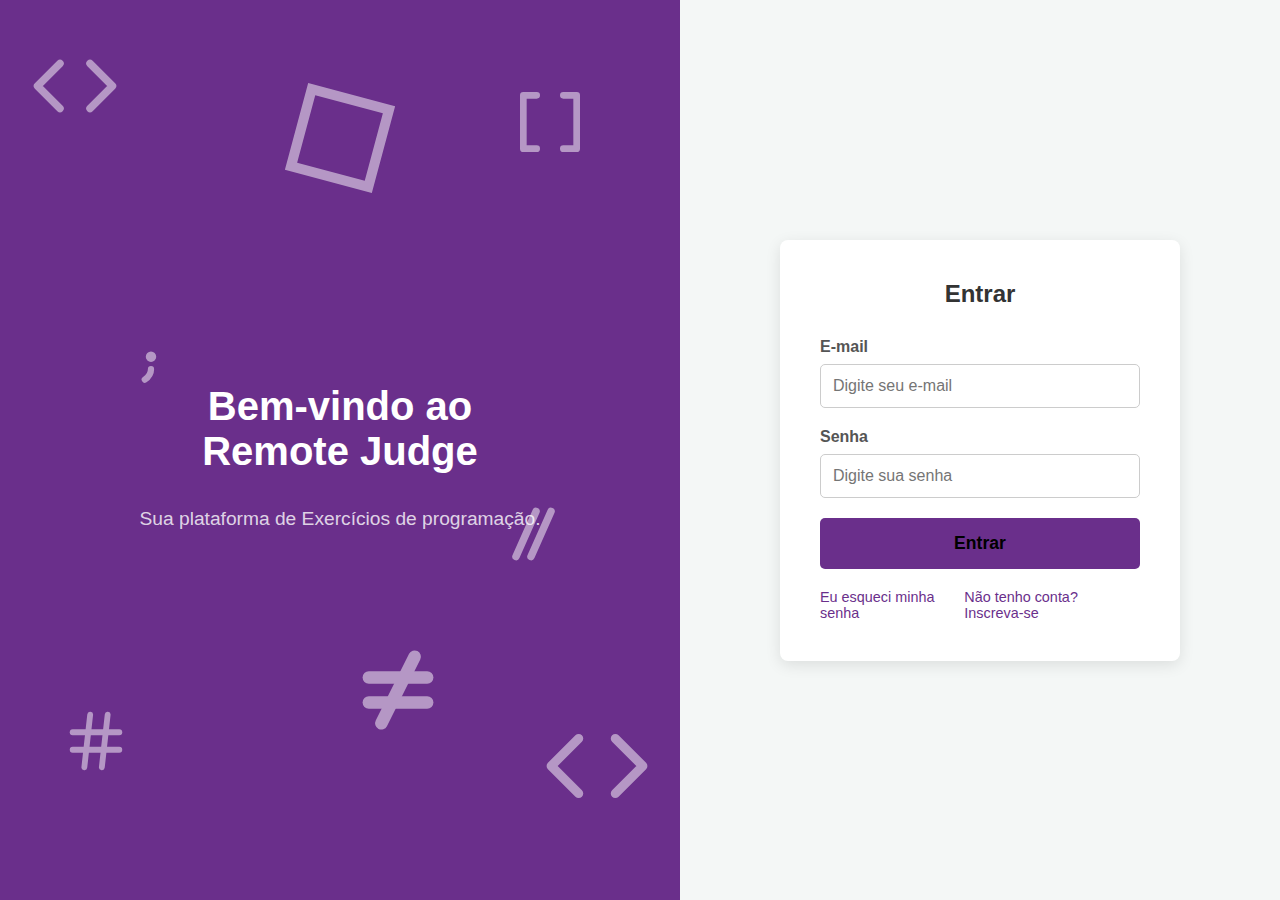
<file: index.html>
<!DOCTYPE html>
<html lang="pt-br">
<head>
    <meta charset="UTF-8">
    <meta name="viewport" content="width=device-width, initial-scale=1.0">
    <title>Login - Remote Judge</title>
    <link rel="stylesheet" href="css/style.css">
</head>
<body>
    <div class="page-container">
        
        <div class="left-panel">
            <h2>Bem-vindo ao<br>Remote Judge</h2>
            <p>Sua plataforma de Exercícios de programação.</p>
        </div>

        <div class="right-panel">
            <main class="login-container">
                <form class="login-form" action="dashboard.html" method="GET">
                    <h2>Entrar</h2>
                    
                    <div class="input-group">
                        <label for="email">E-mail</label>
                        <input type="email" id="email" name="email" placeholder="Digite seu e-mail" required>
                    </div>
                    
                    <div class="input-group">
                        <label for="senha">Senha</label>
                        <input type="password" id="senha" name="senha" placeholder="Digite sua senha" required>
                    </div>
                    
                    <button type="submit">Entrar</button>
                    
                    <div class="form-footer">
                        <a href="recuperar-senha.html">Eu esqueci minha senha</a>
                        <a href="cadastro.html">Não tenho conta? Inscreva-se</a>
                    </div>
                </form>
            </main>
        </div>

    </div>
</body>
</html>
</file>
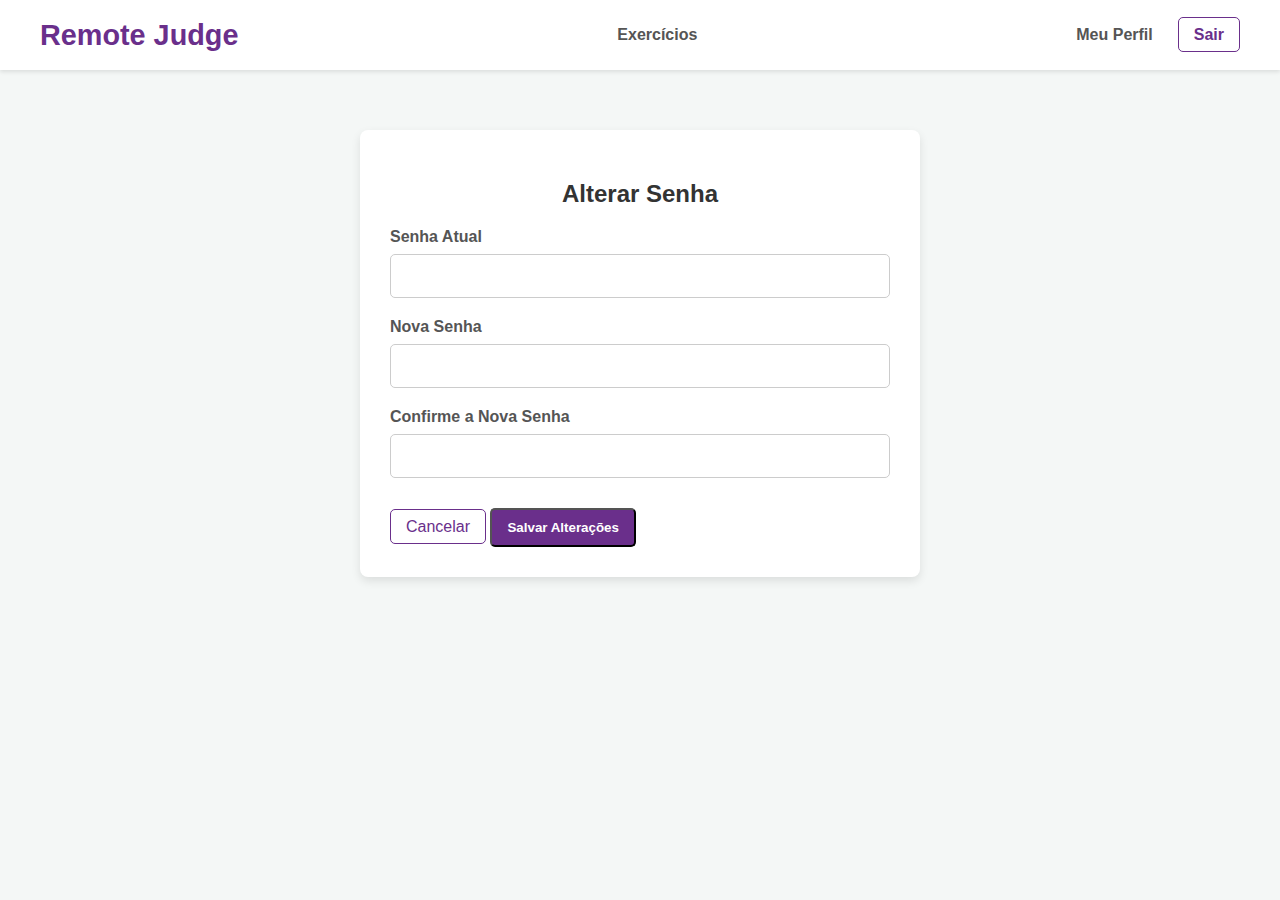
<file: alterar-senha.html>
<!DOCTYPE html>
<html lang="pt-br">
<head>
    <meta charset="UTF-8">
    <meta name="viewport" content="width=device-width, initial-scale=1.0">
    <title>Alterar Senha - Remote Judge</title>
    <link rel="stylesheet" href="css/style.css">
</head>
<body>
    <header>
        <nav>
            <div class="logo">Remote Judge</div>
            <ul class="nav-links">
                <li><a href="dashboard.html">Exercícios</a></li>
            </ul>
            <ul class="user-menu">
                <li><a href="perfil.html">Meu Perfil</a></li>
                <li><a href="index.html" class="logout-btn">Sair</a></li>
            </ul>
        </nav>
    </header>

    <main>
        <div class="main-container">
            <div class="profile-card">
                <h2>Alterar Senha</h2>
                <form action="perfil.html" method="GET" style="text-align: left;">
                    <div class="input-group">
                        <label for="current-password">Senha Atual</label>
                        <input type="password" id="current-password" name="current-password" required>
                    </div>
                    <div class="input-group">
                        <label for="new-password">Nova Senha</label>
                        <input type="password" id="new-password" name="new-password" required>
                    </div>
                    <div class="input-group">
                        <label for="confirm-password">Confirme a Nova Senha</label>
                        <input type="password" id="confirm-password" name="confirm-password" required>
                    </div>
                    <div class="form-actions" style="padding-top: 10px; border-top: none;">
                        <a href="perfil.html" class="btn logout-btn">Cancelar</a>
                        <button type="submit" class="btn btn-primary">Salvar Alterações</button>
                    </div>
                </form>
            </div>
        </div>
    </main>
</body>
</html>
</file>
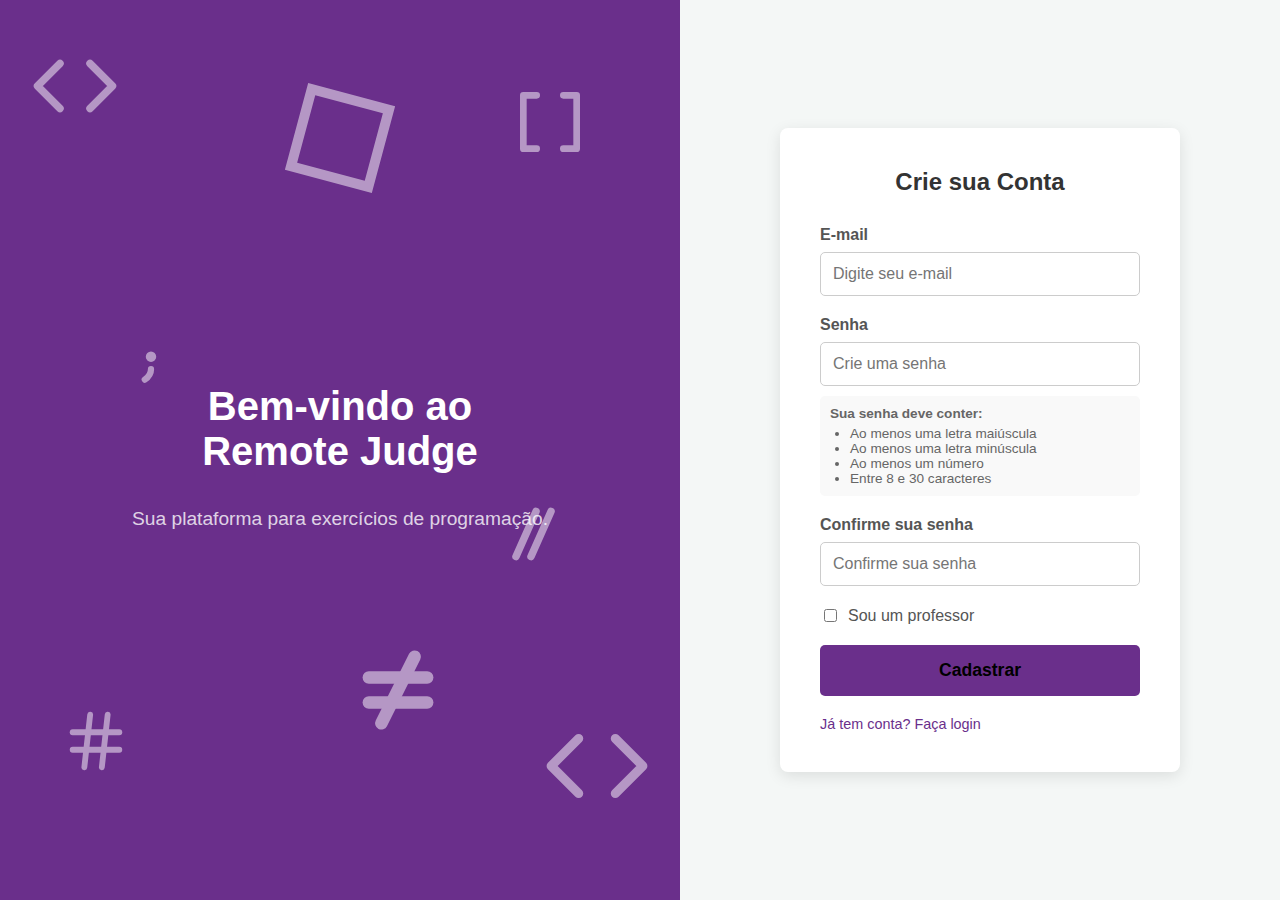
<file: cadastro.html>
<!DOCTYPE html>
<html lang="pt-br">
<head>
    <meta charset="UTF-8">
    <meta name="viewport" content="width=device-width, initial-scale-1.0">
    <title>Cadastro - Remote Judge</title>
    <link rel="stylesheet" href="css/style.css">
</head>
<body>
    <div class="page-container">
        
        <div class="left-panel">
            <h2>Bem-vindo ao<br>Remote Judge</h2>
            <p>Sua plataforma para exercícios de programação.</p>
        </div>

        <div class="right-panel">
            <main class="login-container">
                <form class="login-form" action="dashboard.html" method="GET">
                    <h2>Crie sua Conta</h2>
                    
                    <div class="input-group">
                        <label for="email">E-mail</label>
                        <input type="email" id="email" name="email" placeholder="Digite seu e-mail" required>
                    </div>

                    <div class="input-group">
                        <label for="senha">Senha</label>
                        <input type="password" id="senha" name="senha" placeholder="Crie uma senha" required>
                    </div>

                    <div class="password-rules">
                        <p>Sua senha deve conter:</p>
                        <ul>
                            <li>Ao menos uma letra maiúscula</li>
                            <li>Ao menos uma letra minúscula</li>
                            <li>Ao menos um número</li>
                            <li>Entre 8 e 30 caracteres</li>
                        </ul>
                    </div>

                    <div class="input-group">
                        <label for="confirm-senha">Confirme sua senha</label>
                        <input type="password" id="confirm-senha" name="confirm-senha" placeholder="Confirme sua senha" required>
                    </div>
                    
                    <div class="input-group-checkbox">
                        <input type="checkbox" id="isProfessor" name="isProfessor">
                        <label for="isProfessor"> Sou um professor</label>
                    </div>

                    <button type="submit">Cadastrar</button>
                    
                    <div class="form-footer">
                        <a href="index.html">Já tem conta? Faça login</a>
                    </div>
                </form>
            </main>
        </div>

    </div>
</body>
</html>
</file>
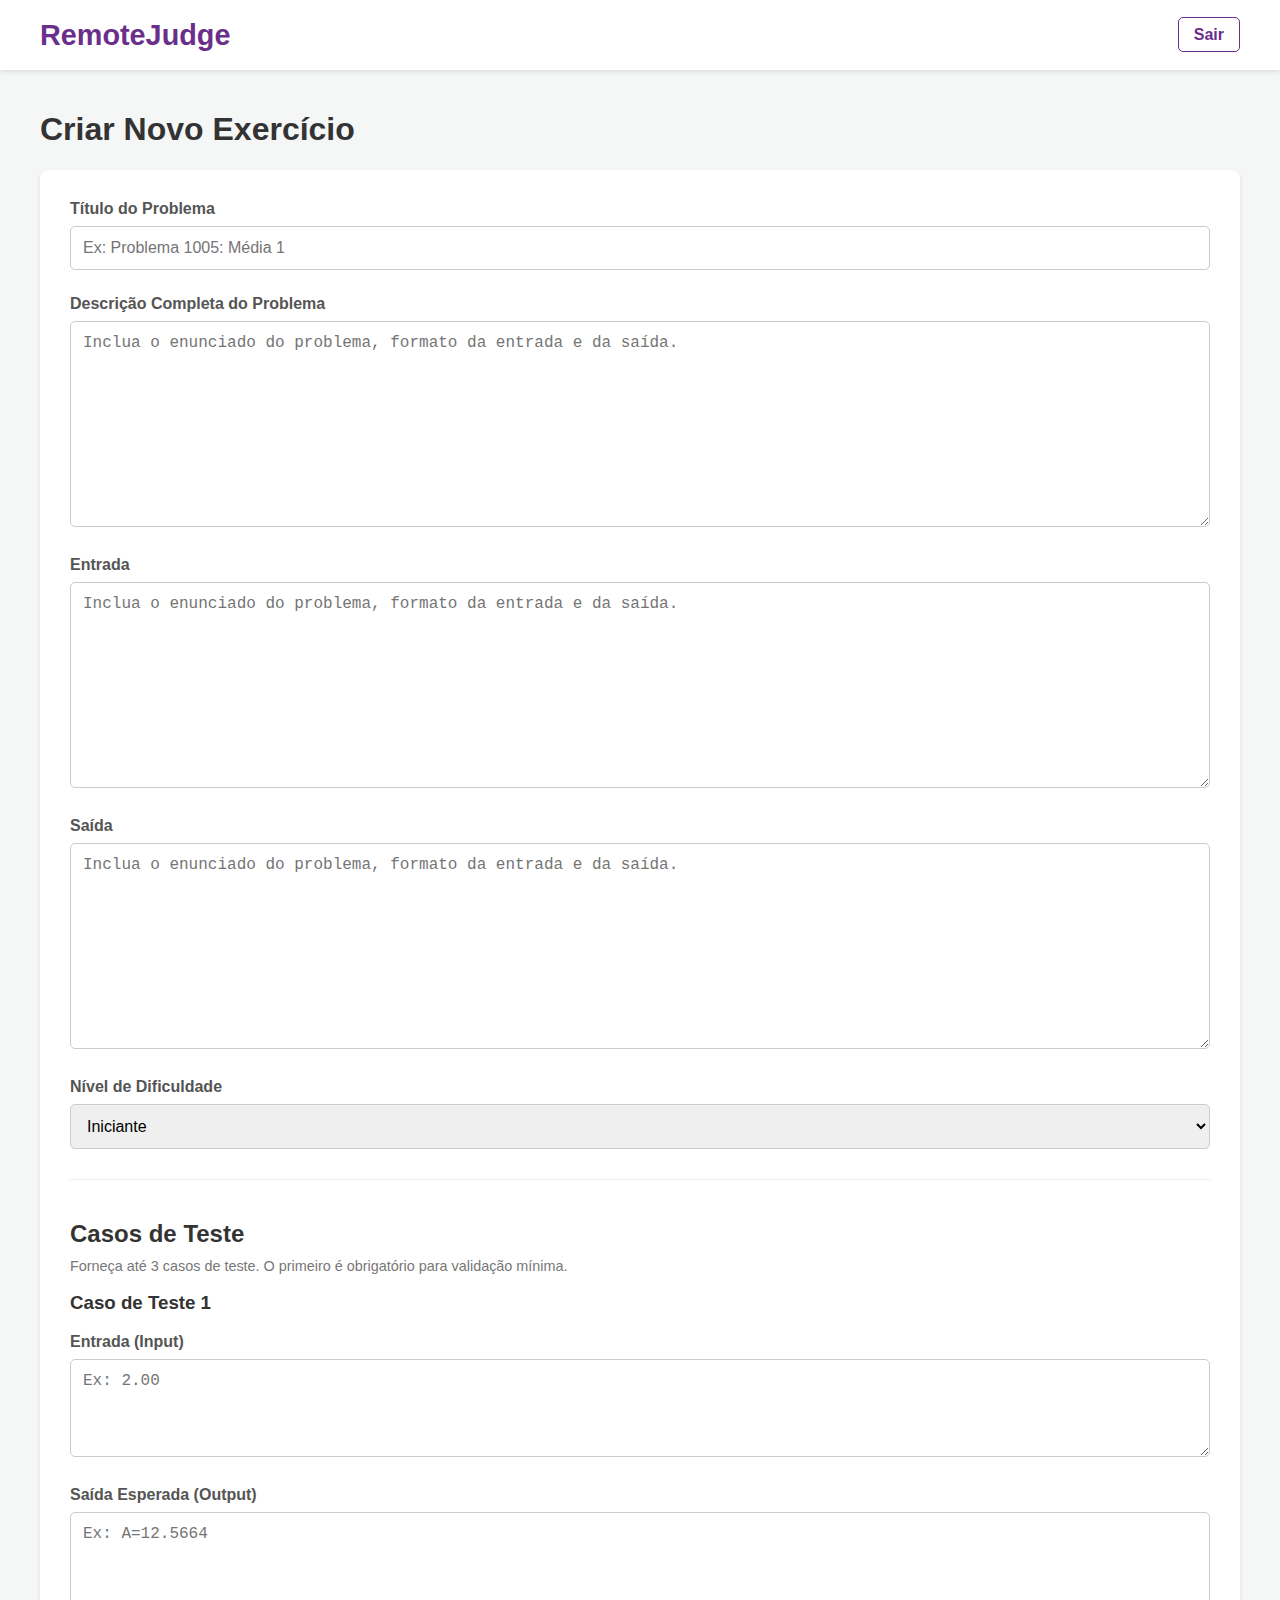
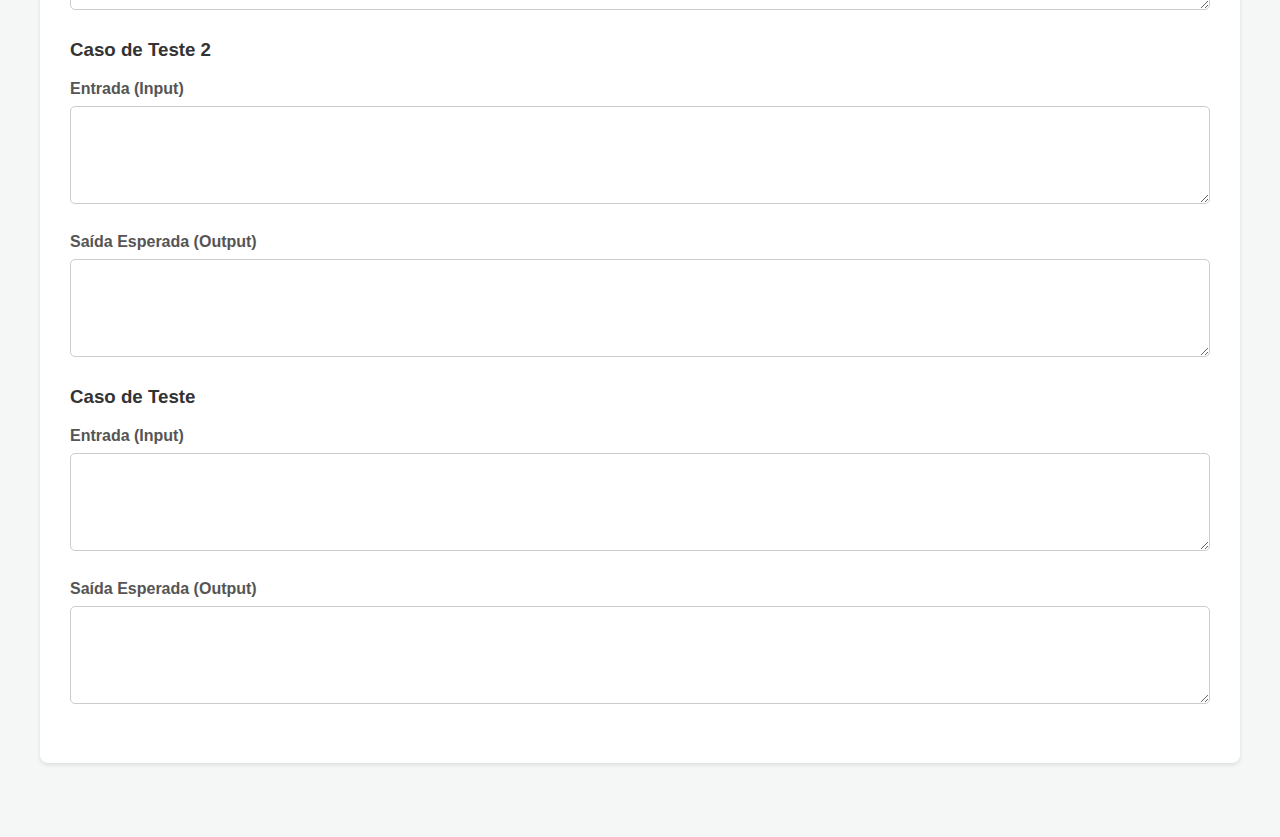
<file: criar_exercicio.html>
<!DOCTYPE html>
<html lang="pt-br">
<head>
    <meta charset="UTF-8">
    <meta name="viewport" content="width=device-width, initial-scale=1.0">
    <title>Criar Novo Exercício - RemoteJudge</title>
    <link rel="stylesheet" href="css/professor.css">
</head>
<body>
    <header>
        <nav>
            <div class="logo">RemoteJudge</div>
            <ul>
                <li><a href="index.html" class="logout-btn">Sair</a></li>
            </ul>
        </nav>
    </header>

    <main>
        <div class="main-container">
            <h1>Criar Novo Exercício</h1>

            <form class="exercise-form">
                <div class="form-group">
                    <label for="title">Título do Problema</label>
                    <input type="text" id="title" name="title" placeholder="Ex: Problema 1005: Média 1" required>
                </div>

                <div class="form-group">
                    <label for="description">Descrição Completa do Problema</label>
                    <textarea id="description" name="description" rows="10" placeholder="Inclua o enunciado do problema, formato da entrada e da saída." required></textarea>
                </div>

                                <div class="form-group">
                    <label for="description">Entrada</label>
                    <textarea id="description" name="description" rows="10" placeholder="Inclua o enunciado do problema, formato da entrada e da saída." required></textarea>
                </div>

                 <div class="form-group">
                    <label for="description">Saída</label>
                    <textarea id="description" name="description" rows="10" placeholder="Inclua o enunciado do problema, formato da entrada e da saída." required></textarea>
                </div>

                <div class="form-group">
                    <label for="difficulty">Nível de Dificuldade</label>
                    <select id="difficulty" name="difficulty">
                        <option value="iniciante">Iniciante</option>
                        <option value="intermediario">Intermediário</option>
                        <option value="avancado">Avançado</option>
                    </select>
                </div>

                <div class="test-case-section">
                    <h2>Casos de Teste</h2>
                    <p>Forneça até 3 casos de teste. O primeiro é obrigatório para validação mínima.</p>
                    
                    <div class="test-case-box">
                        <h3>Caso de Teste 1</h3>
                        <div class="form-group">
                            <label for="test-input-1">Entrada (Input)</label>
                            <textarea id="test-input-1" name="test-input-1" rows="4" placeholder="Ex: 2.00" required></textarea>
                        </div>
                        <div class="form-group">
                            <label for="test-output-1">Saída Esperada (Output)</label>
                            <textarea id="test-output-1" name="test-output-1" rows="4" placeholder="Ex: A=12.5664" required></textarea>
                        </div>
                    </div>

                    <div class="test-case-box">
                        <h3>Caso de Teste 2</h3>
                        <div class="form-group">
                            <label for="test-input-2">Entrada (Input)</label>
                            <textarea id="test-input-2" name="test-input-2" rows="4"></textarea>
                        </div>
                        <div class="form-group">
                            <label for="test-output-2">Saída Esperada (Output)</label>
                            <textarea id="test-output-2" name="test-output-2" rows="4"></textarea>
                        </div>
                    </div>

                    <div class="test-case-box">
                        <h3>Caso de Teste</h3>
                        <div class="form-group">
                            <label for="test-input-3">Entrada (Input)</label>
                            <textarea id="test-input-3" name="test-input-3" rows="4"></textarea>
                        </div>
                        <div class="form-group">
                            <label for="test-output-3">Saída Esperada (Output)</label>
                            <textarea id="test-output-3" name="test-output-3" rows="4"></textarea>
                        </div>
                    </div>
                </div>
            </form>
        </div>
    </main>
</body>
</html>
</file>
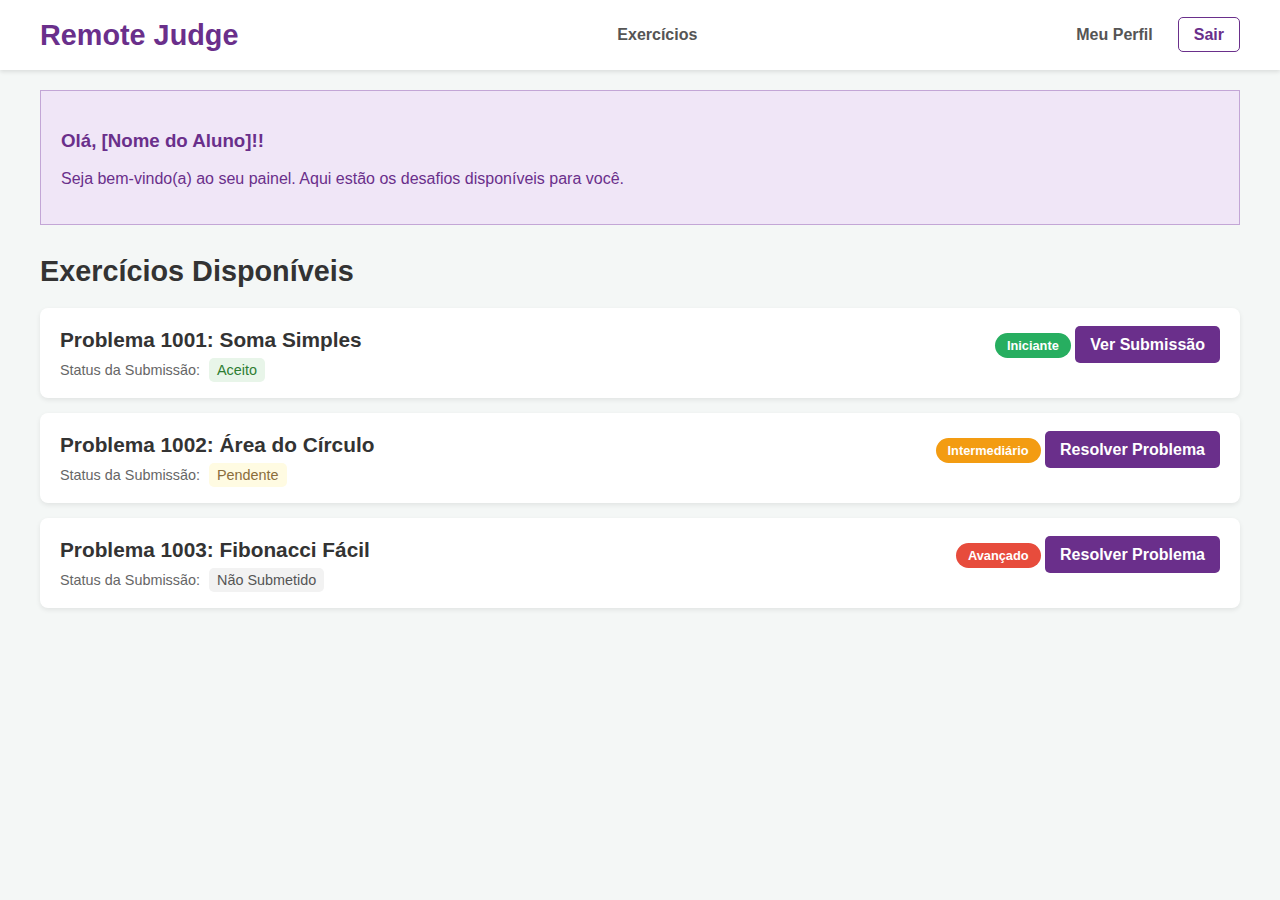
<file: dashboard.html>
<!DOCTYPE html>
<html lang="pt-br">
<head>
    <meta charset="UTF-8">
    <meta name="viewport" content="width=device-width, initial-scale=1.0">
    <title>Dashboard - Remote Judge</title>
    <link rel="stylesheet" href="css/style.css">
</head>
<body>
    <header>
        <nav>
            <div class="logo">Remote Judge</div>
            <ul class="nav-links">
                <li><a href="#">Exercícios</a></li>
            </ul>
            <ul class="user-menu">
                <li><a href="perfil.html">Meu Perfil</a></li>
                <li><a href="index.html" class="logout-btn">Sair</a></li>
            </ul>
        </nav>
    </header>

    <main>
        <div class="main-container">
            <div class="welcome-banner">
                <h3>Olá, [Nome do Aluno]!!</h3>
                <p>Seja bem-vindo(a) ao seu painel. Aqui estão os desafios disponíveis para você.</p>
            </div>

            <div class="exercise-list-header">
                <h2>Exercícios Disponíveis</h2>
            </div>
            
            <div class="exercise-list">
                <div class="exercise-item">
                    <div class="exercise-info">
                        <h3>Problema 1001: Soma Simples</h3>
                        <div class="status-wrapper">
                            <span>Status da Submissão:</span>
                            <span class="status-tag accepted">Aceito</span>
                        </div>
                    </div>
                    <div class="exercise-details">
                        <span class="difficulty-tag easy">Iniciante</span>
                        <a href="problema.html" class="btn btn-primary">Ver Submissão</a>
                    </div>
                </div>
                <div class="exercise-item">
                    <div class="exercise-info">
                        <h3>Problema 1002: Área do Círculo</h3>
                        <div class="status-wrapper">
                            <span>Status da Submissão:</span>
                            <span class="status-tag pending">Pendente</span>
                        </div>
                    </div>
                    <div class="exercise-details">
                        <span class="difficulty-tag medium">Intermediário</span>
                        <a href="problema.html" class="btn btn-primary">Resolver Problema</a>
                    </div>
                </div>
                <div class="exercise-item">
                    <div class="exercise-info">
                        <h3>Problema 1003: Fibonacci Fácil</h3>
                        <div class="status-wrapper">
                            <span>Status da Submissão:</span>
                            <span class="status-tag not-submitted">Não Submetido</span>
                        </div>
                    </div>
                    <div class="exercise-details">
                        <span class="difficulty-tag hard">Avançado</span>
                        <a href="problema.html" class="btn btn-primary">Resolver Problema</a>
                    </div>
                </div>
            </div>
        </div>
    </main>
</body>
</html>
</file>
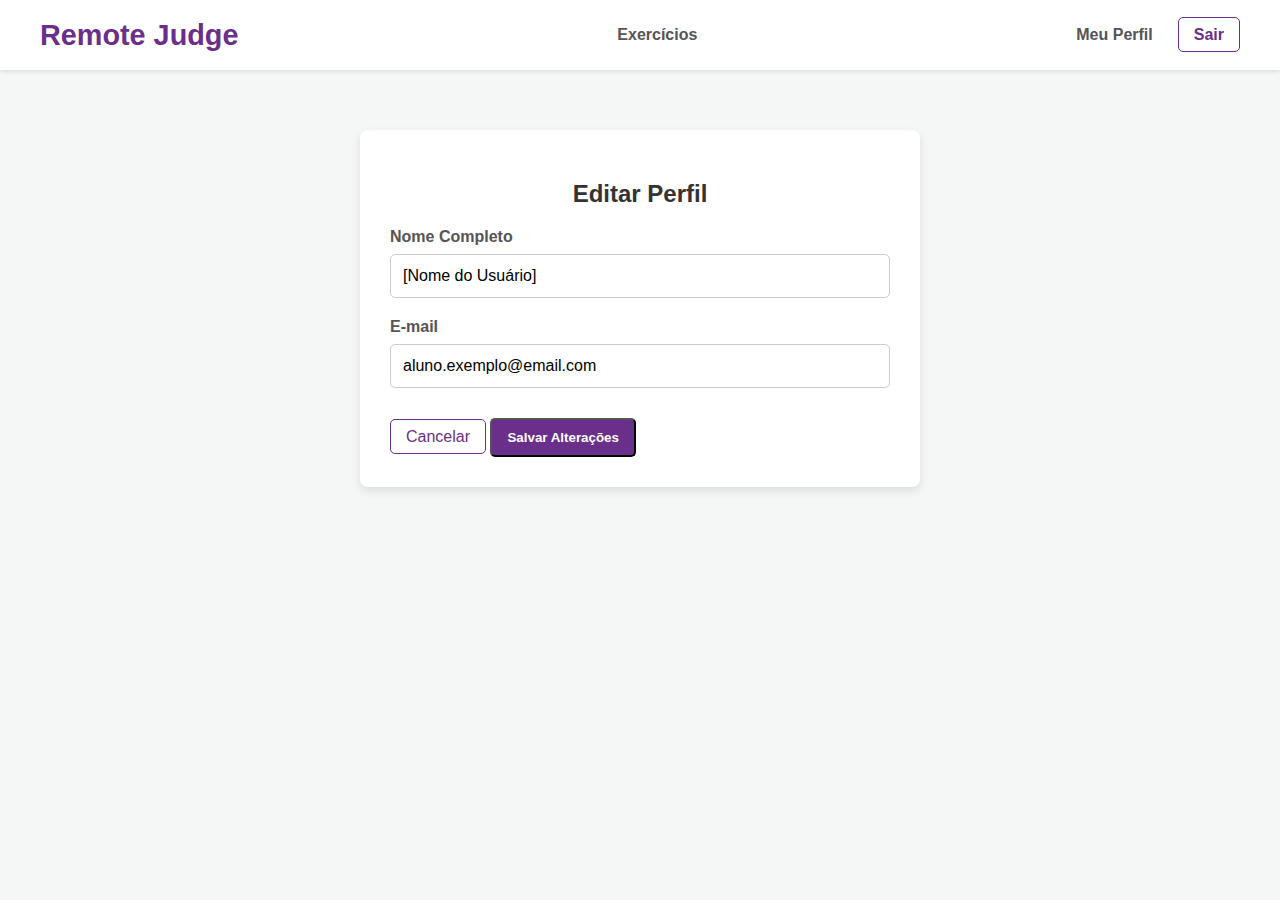
<file: editar-perfil.html>
<!DOCTYPE html>
<html lang="pt-br">
<head>
    <meta charset="UTF-8">
    <meta name="viewport" content="width=device-width, initial-scale=1.0">
    <title>Editar Perfil - Remote Judge</title>
    <link rel="stylesheet" href="css/style.css">
</head>
<body>
    <header>
        <nav>
            <div class="logo">Remote Judge</div>
            <ul class="nav-links">
                <li><a href="dashboard.html">Exercícios</a></li>
            </ul>
            <ul class="user-menu">
                <li><a href="perfil.html">Meu Perfil</a></li>
                <li><a href="index.html" class="logout-btn">Sair</a></li>
            </ul>
        </nav>
    </header>

    <main>
        <div class="main-container">
            <div class="profile-card">
                <h2>Editar Perfil</h2>
                <form action="perfil.html" method="GET" style="text-align: left;">
                    <div class="input-group">
                        <label for="fullName">Nome Completo</label>
                        <input type="text" id="fullName" name="fullName" value="[Nome do Usuário]" required>
                    </div>
                    <div class="input-group">
                        <label for="email">E-mail</label>
                        <input type="email" id="email" name="email" value="aluno.exemplo@email.com" required>
                    </div>
                    <div class="form-actions" style="padding-top: 10px; border-top: none;">
                        <a href="perfil.html" class="btn logout-btn">Cancelar</a>
                        <button type="submit" class="btn btn-primary">Salvar Alterações</button>
                    </div>
                </form>
            </div>
        </div>
    </main>
</body>
</html>
</file>
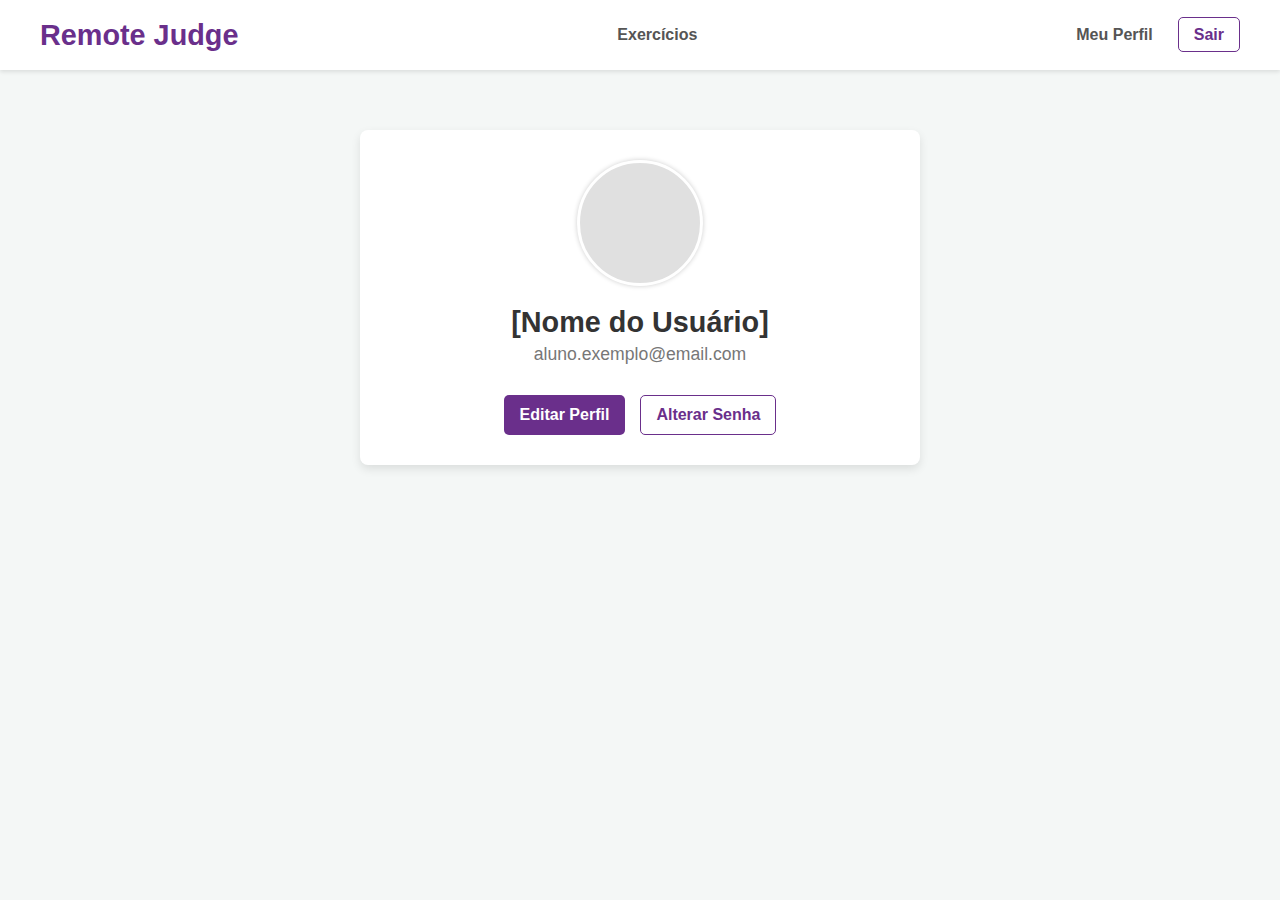
<file: perfil.html>
<!DOCTYPE html>
<html lang="pt-br">
<head>
    <meta charset="UTF-8">
    <meta name="viewport" content="width=device-width, initial-scale=1.0">
    <title>Meu Perfil - Remote Judge</title>
    <link rel="stylesheet" href="css/style.css">
    <link rel="stylesheet" href="css/professor.css"> </head>
<body>
    <header>
        <nav>
            <div class="logo">Remote Judge</div>
            <ul class="nav-links">
                <li><a href="dashboard.html">Exercícios</a></li>
            </ul>
            <ul class="user-menu">
                <li><a href="perfil.html">Meu Perfil</a></li>
                <li><a href="index.html" class="logout-btn">Sair</a></li>
            </ul>
        </nav>
    </header>

    <main>
        <div class="main-container">
            <div class="profile-card">
                <div class="profile-avatar">
                    </div>
                <div class="profile-details">
                    <h2>[Nome do Usuário]</h2>
                    <p>aluno.exemplo@email.com</p>
                </div>
                <div class="profile-actions">
                    <a href="editar-perfil.html" class="btn btn-primary">Editar Perfil</a>
                    <a href="alterar-senha.html" class="btn btn-secondary">Alterar Senha</a>
                </div>
            </div>
        </div>
    </main>
</body>
</html>
</file>
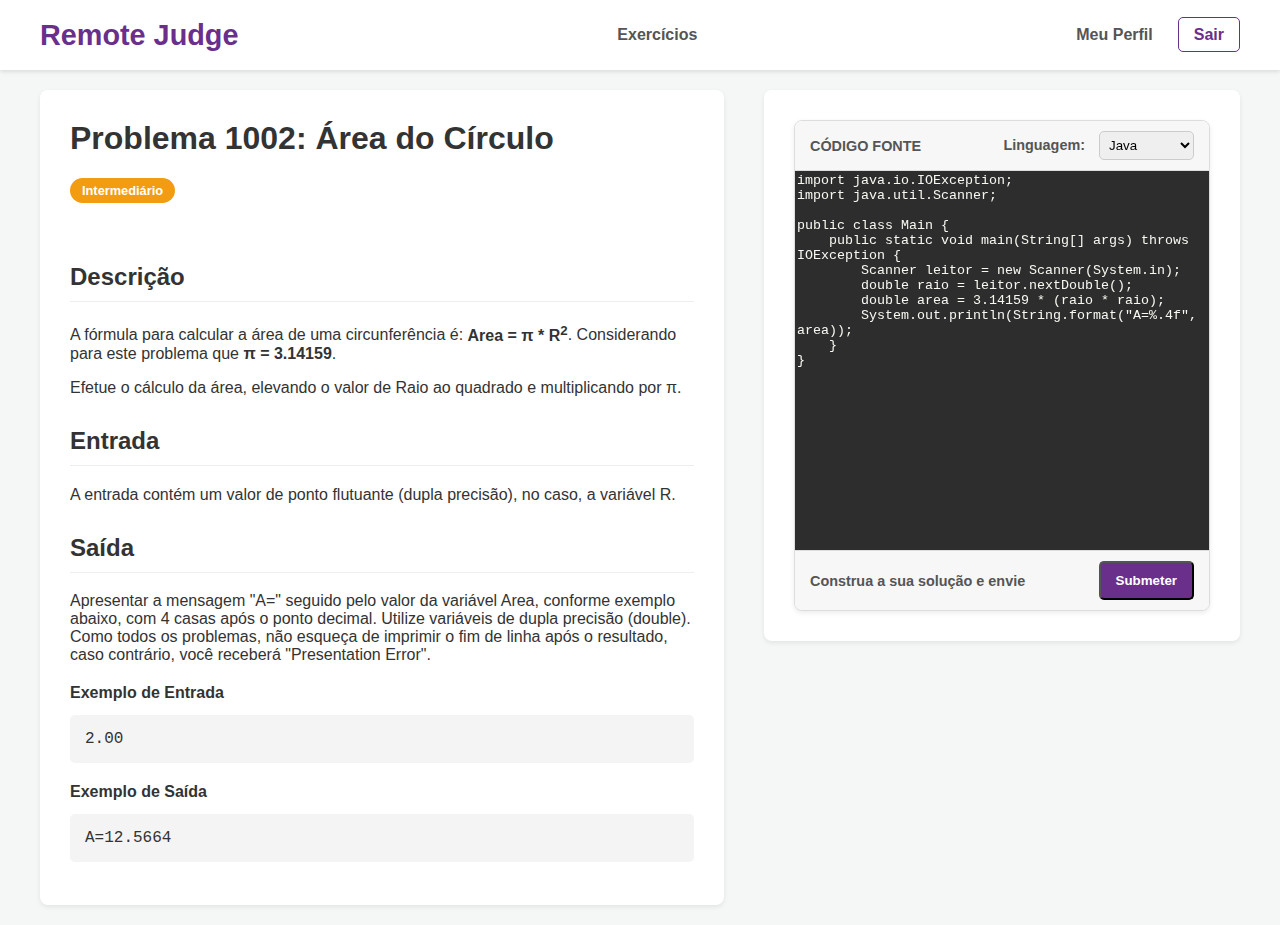
<file: problema.html>
<!DOCTYPE html>
<html lang="pt-br">
<head>
    <meta charset="UTF-8">
    <meta name="viewport" content="width=device-width, initial-scale=1.0">
    <title>Resolver Problema - Remote Judge</title>
    <link rel="stylesheet" href="css/style.css">
</head>
<body>
    <header>
        <nav>
            <div class="logo">Remote Judge</div>
            <ul class="nav-links">
                <li><a href="dashboard.html">Exercícios</a></li>
            </ul>
            <ul class="user-menu">
                <li><a href="perfil.html">Meu Perfil</a></li>
                <li><a href="index.html" class="logout-btn">Sair</a></li>
            </ul>
        </nav>
    </header>

    <main>
        <div class="main-container">
            <div class="problem-container">

                <div class="problem-description">
                    <h1>Problema 1002: Área do Círculo</h1>
                    <span class="difficulty-tag medium">Intermediário</span>

                    <h2>Descrição</h2>
                    <p>A fórmula para calcular a área de uma circunferência é: <strong>Area = π * R<sup>2</sup></strong>. Considerando para este problema que <strong>π = 3.14159</strong>.</p>
                    <p>Efetue o cálculo da área, elevando o valor de Raio ao quadrado e multiplicando por π.</p>

                    <h2>Entrada</h2>
                    <p>A entrada contém um valor de ponto flutuante (dupla precisão), no caso, a variável R.</p>

                    <h2>Saída</h2>
                    <p>Apresentar a mensagem "A=" seguido pelo valor da variável Area, conforme exemplo abaixo, com 4 casas após o ponto decimal. Utilize variáveis de dupla precisão (double). Como todos os problemas, não esqueça de imprimir o fim de linha após o resultado, caso contrário, você receberá "Presentation Error".</p>

                    <div class="example-case">
                        <h3>Exemplo de Entrada</h3>
                        <pre><code>2.00</code></pre>
                    </div>
                    <div class="example-case">
                        <h3>Exemplo de Saída</h3>
                        <pre><code>A=12.5664</code></pre>
                    </div>
                </div>

<div class="problem-submission">
    <form>
        <div class="code-editor-wrapper">
            <div class="editor-header">
                <span>CÓDIGO FONTE</span>
                <div class="language-selector-group">
                    <label for="language">Linguagem:</label>
                    <select id="language" name="language">
                        <option value="java">Java</option>
                        <option value="python">Python</option>
                        <option value="cpp">C++</option>
                        <option value="javascript">JavaScript</option>
                    </select>
                </div>
            </div>

            <textarea id="code-editor" name="code-editor" rows="25">
import java.io.IOException;
import java.util.Scanner;

public class Main {
    public static void main(String[] args) throws IOException {
        Scanner leitor = new Scanner(System.in);
        double raio = leitor.nextDouble();
        double area = 3.14159 * (raio * raio);
        System.out.println(String.format("A=%.4f", area));
    }
}
            </textarea>

            <div class="editor-footer">
                <span>Construa a sua solução e envie</span>
                <button type="submit" class="btn btn-primary">Submeter</button>
            </div>
        </div>
    </form>
</div>

            </div>
        </div>
    </main>
</body>
</html>
</file>
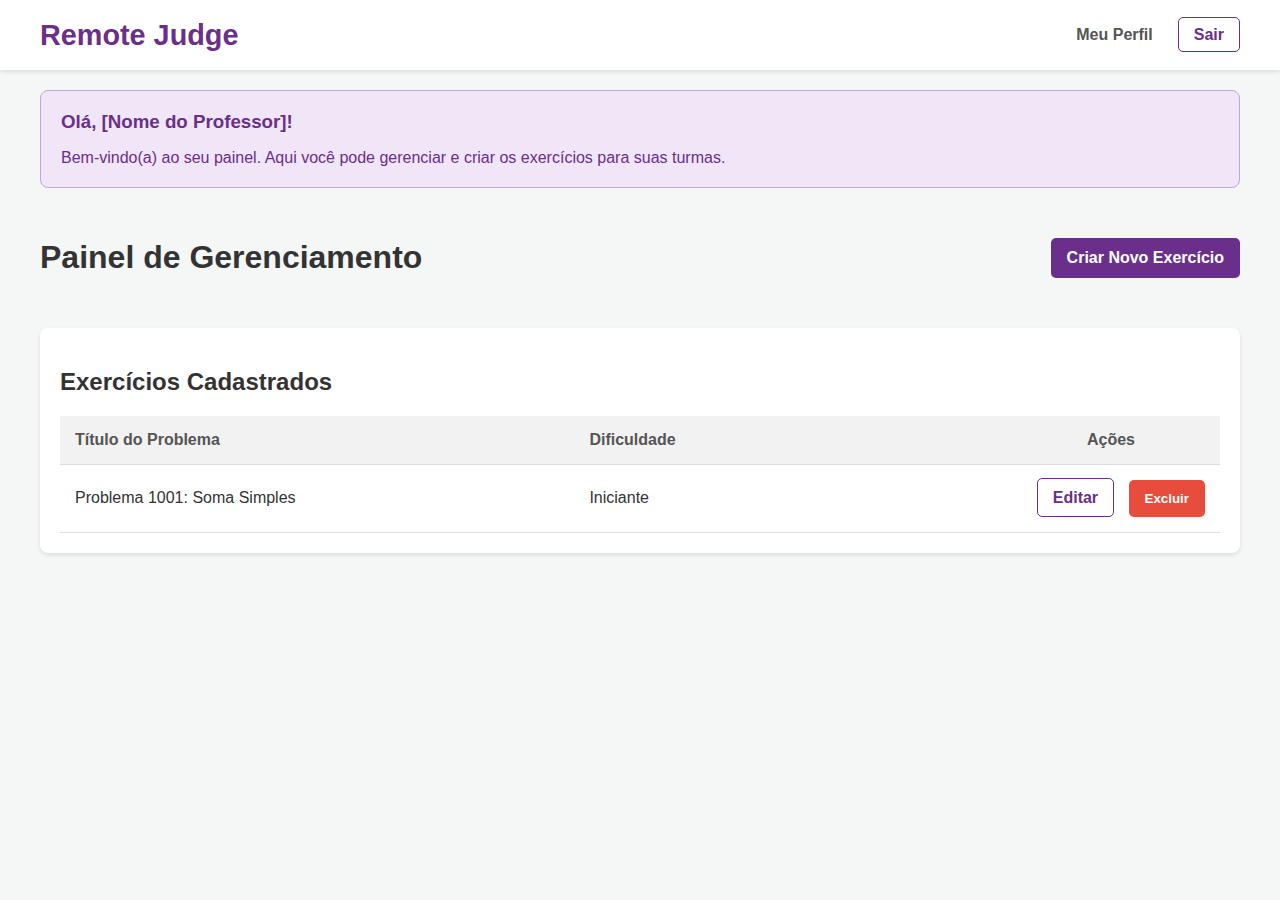
<file: professor.html>
<!DOCTYPE html>
<html lang="pt-br">
<head>
    <meta charset="UTF-8">
    <meta name="viewport" content="width=device-width, initial-scale=1.0">
    <title>Painel do Professor - RemoteJudge</title>
    <link rel="stylesheet" href="css/professor.css">
</head>
<body>
<header>
    <nav>
        <div class="logo">Remote Judge</div>
        <ul class="user-menu">
            <li><a href="perfil.html">Meu Perfil</a></li>
            <li><a href="index.html" class="logout-btn">Sair</a></li>
        </ul>
    </nav>
</header>

<main>
    <div class="main-container">
        <div class="welcome-banner">
            <h3>Olá, [Nome do Professor]!</h3>
            <p>Bem-vindo(a) ao seu painel. Aqui você pode gerenciar e criar os exercícios para suas turmas.</p>
        </div>

        <div class="page-header">
            <h1>Painel de Gerenciamento</h1>
            <a href="criar_exercicio.html" class="btn btn-primary">Criar Novo Exercício</a>
        </div>

        <div class="table-container">
            <h2>Exercícios Cadastrados</h2>
            <table class="exercise-table">
                <thead>
                    <tr>
                        <th>Título do Problema</th>
                        <th>Dificuldade</th>
                        <th class="actions-header">Ações</th>
                    </tr>
                </thead>
                <tbody>
    <tr>
        <td>Problema 1001: Soma Simples</td>
        <td>Iniciante</td>
        <td class="actions-cell">
            <a href="criar_exercicio.html?mode=edit&id=1001" class="btn btn-edit">Editar</a>
            
            <button class="btn btn-delete" onclick="excluirExercicio(this)">Excluir</button>
        </td>
    </tr>
    </tbody>
<script>
    function excluirExercicio(botao) {
        // Confirmação simples
        if (confirm("Tem certeza que deseja excluir este exercício permanentemente?")) {
            // Encontra a linha (tr) pai do botão clicado e a remove
            var linha = botao.closest("tr");
            linha.remove();
            
            // Opcional: Feedback visual
            alert("Exercício excluído.");
        }
    }
</script>
            </table>
        </div>
    </div>
</main>
</body>
</html>
</file>
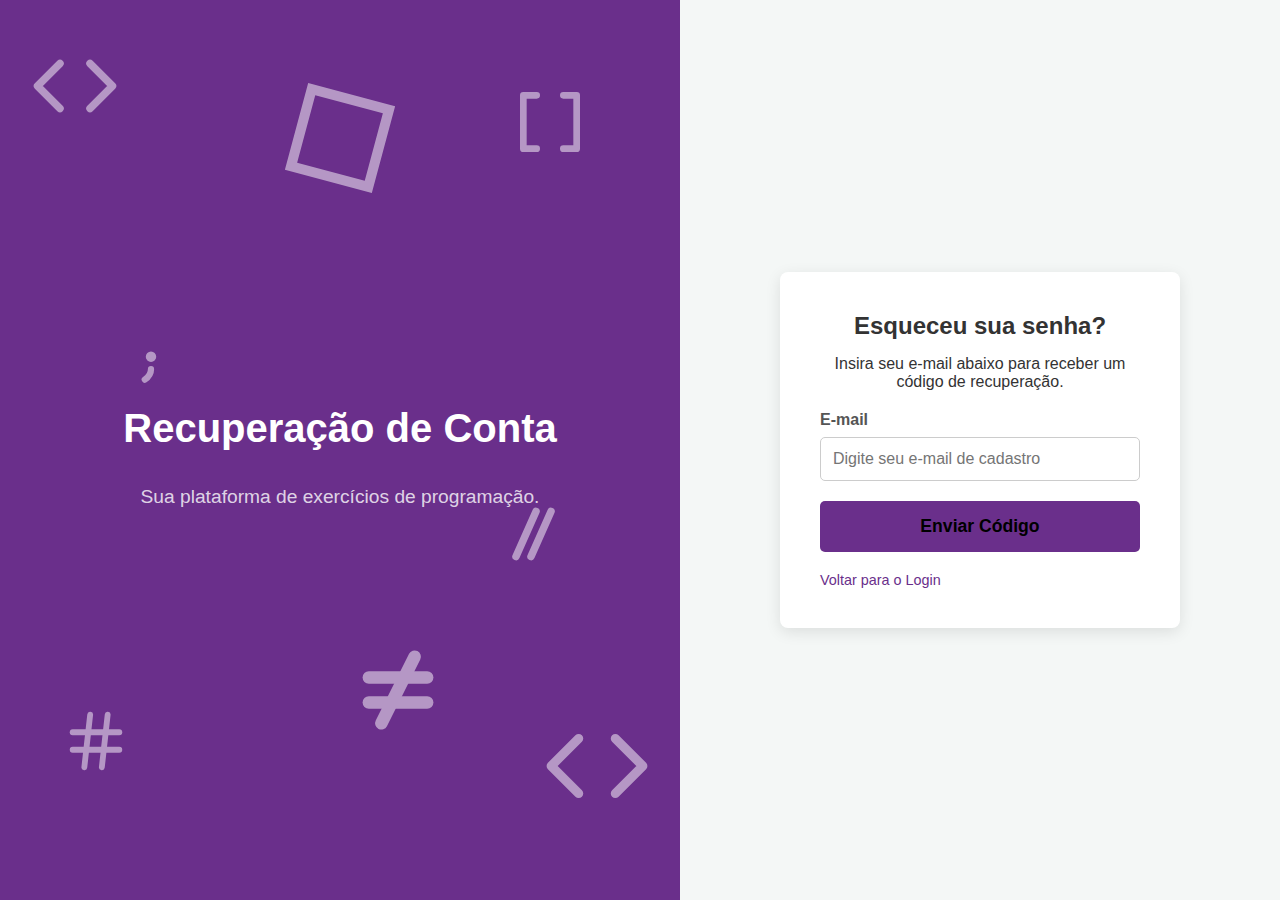
<file: recuperar-senha.html>
<!DOCTYPE html>
<html lang="pt-br">
<head>
    <meta charset="UTF-8">
    <meta name="viewport" content="width=device-width, initial-scale=1.0">
    <title>Recuperar Senha - Remote Judge</title>
    <link rel="stylesheet" href="css/style.css">
</head>
<body>
    <div class="page-container">
        <div class="left-panel">
            <h2>Recuperação de Conta</h2>
            <p>Sua plataforma de exercícios de programação.</p>
        </div>
        <div class="right-panel">
            <main class="login-container">
                <form id="recovery-form" class="login-form">
                    <h2>Esqueceu sua senha?</h2>
                    <p style="text-align: center; margin-top: -15px; margin-bottom: 20px;">Insira seu e-mail abaixo para receber um código de recuperação.</p>

                    <div class="input-group">
                        <label for="email">E-mail</label>
                        <input type="email" id="email" name="email" placeholder="Digite seu e-mail de cadastro" required>
                    </div>

                    <button type="submit">Enviar Código</button>

                    <div class="form-footer">
                        <a href="index.html">Voltar para o Login</a>
                    </div>
                </form>

                <div id="success-message" class="login-form" style="display: none; text-align: center;">
                    <h2>Código Enviado!</h2>
                    <p>Verifique sua caixa de entrada. Estamos te redirecionando para a próxima etapa...</p>
                </div>
            </main>
        </div>
    </div>

</body>
</html>
</file>
<file: css/style.css>
/* Estilos Gerais */
body {
    font-family: Arial, sans-serif;
    background-color: #f4f7f6;
    margin: 0;
    color: #333;
}

/* Cabeçalho de Navegação */
header {
    background-color: #fff;
    box-shadow: 0 2px 4px rgba(0,0,0,0.1);
    padding: 0 40px;
    height: 70px;
    display: flex;
    align-items: center;
}

nav {
    display: flex;
    justify-content: space-between;
    align-items: center;
    width: 100%;
}

.logo {
    font-size: 1.8rem;
    font-weight: bold;
    color: #6a2f8b;
}

nav ul {
    list-style: none;
    margin: 0;
    padding: 0;
    display: flex;
    align-items: center;
    gap: 25px;
}

nav ul a {
    text-decoration: none;
    color: #555;
    font-weight: bold;
    transition: color 0.2s;
}

nav ul a:hover {
    color: #6a2f8b; 
}

a.logout-btn {
    background-color: transparent;
    border: 1px solid #6a2f8b; 
    color: #6a2f8b; 
    padding: 8px 15px;
    border-radius: 5px;
    text-decoration: none;
}

a.logout-btn:hover {
    background-color: #6a2f8b; 
    color: #fff;
}

/* Conteúdo Principal */
.main-container {
    padding: 20px 40px;
}

.welcome-banner {
    background-color: #f0e6f7; 
    color: #6a2f8b;
    border: 1px solid #c3a6d6; 
    padding: 20px;
    margin-bottom: 30px;
}

.exercise-list-header h2 {
    font-size: 1.8rem;
    color: #333;
    margin-bottom: 20px;
}

/* Estilo da Lista de Exercícios */
.exercise-list {
    display: flex;
    flex-direction: column;
    gap: 15px;
}

.exercise-item {
    display: flex;
    justify-content: space-between;
    align-items: center;
    background-color: #fff;
    padding: 20px;
    border-radius: 8px;
    box-shadow: 0 2px 5px rgba(0,0,0,0.08);
    transition: box-shadow 0.2s;
}

.exercise-item:hover {
    box-shadow: 0 4px 10px rgba(0,0,0,0.12);
}

.exercise-info h3 {
    margin: 0 0 10px 0;
    font-size: 1.3rem;
}

.status-wrapper {
    font-size: 0.9rem;
    color: #666;
}

.status-tag {
    padding: 4px 8px;
    border-radius: 5px;
    font-weight: 500;
    margin-left: 5px;
}

.status-tag.accepted { background-color: #e8f5e9; color: #2e7d32; }
.status-tag.pending { background-color: #fffbe2; color: #8a6d3b; }
.status-tag.not-submitted { background-color: #f2f2f2; color: #555; }

.exercise-details {
    text-align: right;
}

.difficulty-tag {
    display: inline-block;
    padding: 5px 12px;
    border-radius: 15px;
    font-size: 0.8rem;
    font-weight: bold;
    color: #fff;
    margin-bottom: 15px;
}

.difficulty-tag.easy { background-color: #27ae60; }
.difficulty-tag.medium { background-color: #f39c12; }
.difficulty-tag.hard { background-color: #e74c3c; }

.btn.btn-primary {
    background-color: #6a2f8b;
    color: #fff;
    padding: 10px 15px;
    border-radius: 5px;
    text-decoration: none;
    font-weight: bold;
    transition: background-color 0.2s;
}

.btn.btn-primary:hover {
    background-color: #562671;
}

/* =============================== */
/* --- ESTILOS DA PÁGINA DE PERFIL --- */
/* =============================== */

.profile-card {
    max-width: 500px;
    margin: 40px auto;
    background-color: #fff;
    padding: 30px;
    border-radius: 8px;
    box-shadow: 0 4px 10px rgba(0,0,0,0.1);
    text-align: center;
}

.profile-avatar {
    width: 120px;
    height: 120px;
    border-radius: 50%;
    background-color: #e0e0e0;
    margin: 0 auto 20px auto;
    border: 3px solid #fff;
    box-shadow: 0 0 5px rgba(0,0,0,0.2);
}

.profile-details h2 {
    margin: 0 0 5px 0;
    font-size: 1.8rem;
    color: #333;
}

.profile-details p {
    margin: 0;
    font-size: 1.1rem;
    color: #777;
}

.profile-actions {
    margin-top: 30px;
    display: flex;
    justify-content: center;
    gap: 15px;
}

/* estilo para botões secundários */
.btn-secondary {
    background-color: transparent;
    color: #6a2f8b;
    border: 1px solid #6a2f8b;
}

.btn-secondary:hover {
    background-color: #6a2f8b;
    color: #fff;
}

/* ================================================= */
/* --- ESTILOS DAS PÁGINAS DE LOGIN E CADASTRO --- */
/* ================================================= */

.page-container {
    display: flex;
    height: 100vh;
    width: 100vw;
}

.left-panel {
    flex: 1;
    background-color: #6a2f8b;
    color: white;
    display: flex;
    flex-direction: column;
    justify-content: center;
    align-items: center;
    padding: 40px;
    text-align: center;
}

.left-panel h2 {
    font-size: 2.5rem;
    margin-bottom: 15px;
}

.left-panel p {
    font-size: 1.2rem;
    color: rgba(255, 255, 255, 0.8);
}

.right-panel {
    flex: 1;
    display: flex;
    justify-content: center;
    align-items: center;
    background-color: #f4f7f6;
}

.login-container {
    width: 100%;
    max-width: 400px;
}

.login-form {
    background-color: #fff;
    padding: 40px;
    border-radius: 8px;
    box-shadow: 0 4px 15px rgba(0, 0, 0, 0.1);
}

.login-form h2 {
    text-align: center;
    margin-top: 0;
    margin-bottom: 30px;
    color: #333;
}

.input-group {
    margin-bottom: 20px;
}

.input-group label {
    display: block;
    margin-bottom: 8px;
    font-weight: bold;
    color: #555;
}

.input-group input {
    width: 100%;
    padding: 12px;
    border: 1px solid #ccc;
    border-radius: 5px;
    font-size: 1rem;
    box-sizing: border-box;
}

.input-group input:focus {
    border-color: #6a2f8b;
    outline: none;
}

.login-form button[type="submit"] {
    width: 100%;
    padding: 15px;
    border: none;
    border-radius: 5px;
    background-color: #6a2f8b;
    font-size: 1.1rem;
    font-weight: bold;
    cursor: pointer;
    transition: background-color 0.2s;
}

.login-form button[type="submit"]:hover {
    background-color: #562671; 
}

.form-footer {
    margin-top: 20px;
    display: flex;
    justify-content: space-between;
}

.form-footer a {
    color: #6a2f8b;
    text-decoration: none;
    font-size: 0.9rem;
}

.form-footer a:hover {
    text-decoration: underline;
}

/* Estilos específico da página de Cadastro */
.password-rules {
    margin: -10px 0 20px 0;
    font-size: 0.85rem;
    color: #666;
    background-color: #f9f9f9;
    padding: 10px;
    border-radius: 5px;
}

.password-rules p {
    margin: 0 0 5px 0;
    font-weight: bold;
}

.password-rules ul {
    margin: 0;
    padding-left: 20px;
}

.input-group-checkbox {
    display: flex;
    align-items: center;
    margin-bottom: 20px;
}

.input-group-checkbox label {
    margin-left: 8px;
    color: #555;
}
/* ================================================= */
/* --- ESTILOS DA PÁGINA DE SUBMISSÃO DE PROBLEMA -- */
/* ================================================= */

.problem-container {
    display: flex;
    gap: 40px; /* Espaço entre as colunas */
    align-items: flex-start; /* Alinha as colunas pelo topo - não mexer nessa merda*/
}

.problem-description {
    flex: 1.5; 
    background-color: #fff;
    padding: 30px;
    border-radius: 8px;
    box-shadow: 0 2px 5px rgba(0,0,0,0.08);
}

.problem-description h1 {
    margin-top: 0;
}

.problem-description .difficulty-tag {
    margin-bottom: 30px;
}

.problem-description h2 {
    border-bottom: 1px solid #eee;
    padding-bottom: 10px;
    margin-top: 30px;
}

.example-case {
    margin-top: 20px;
}

.example-case h3 {
    margin-bottom: 10px;
    font-size: 1rem;
}

/* Estilo para os blocos de código de exemplo */
pre {
    background-color: #f4f4f4;
    padding: 15px;
    border-radius: 5px;
    white-space: pre-wrap;
}

code {
    font-family: 'Courier New', Courier, monospace;
    font-size: 1rem;
}

.problem-submission {
    flex: 1; 
    background-color: #fff;
    padding: 30px;
    border-radius: 8px;
    box-shadow: 0 2px 5px rgba(0,0,0,0.08);
    position: sticky; /* Efeito "grudento" ao rolar a página */
    top: 20px;
}

.problem-submission h2 {
    margin-top: 0;
}

/* Estilo para o editor de código */
#code-editor {
    background-color: #2d2d2d;
    color: #f8f8f2; 
    font-family: 'Courier New', Courier, monospace;
    border: 1px solid #444;
    caret-color: #f8f8f2;
}

/* ================================================= */
/* --- ESTILOS DO EDITOR DE CÓDIGO --- */
/* ================================================= */

.problem-submission form {
    display: flex;
    flex-direction: column;
    height: 100%;
}

.code-editor-wrapper {
    background-color: #fff;
    border: 1px solid #ddd;
    border-radius: 8px;
    box-shadow: 0 2px 5px rgba(0,0,0,0.08);
    overflow: hidden;
    
    /* Transformei o wrapper em um container flex vertical */
    display: flex;
    flex-direction: column;
    flex-grow: 1;
}

.editor-header, .editor-footer {
    display: flex;
    justify-content: space-between;
    align-items: center;
    padding: 10px 15px;
    background-color: #f7f7f7;
    font-size: 0.9rem;
    color: #555;
    font-weight: bold;
}

.editor-header {
    border-bottom: 1px solid #ddd;
}

.editor-footer {
    border-top: 1px solid #ddd;
}

.language-selector-group label {
    margin-right: 10px;
}

#language {
    border: 1px solid #ccc;
    border-radius: 5px;
    padding: 5px;
}

#code-editor {
    background-color: #2d2d2d;
    color: #f8f8f2;
    font-family: 'Courier New', Courier, monospace;
    border: none;
    border-radius: 0;
    box-shadow: none;

    flex-grow: 1;
    resize: none;
}

#code-editor:focus {
    border-color: transparent;
}

/* ==========================================================================
   Fundo Geométrico do Login
   ========================================================================== */

/* fazer o painel esquerdo ser a referência de posicionamento */
.left-panel {
    position: relative;
    overflow: hidden;
}

/* elemento que fica por cima do fundo, mas atrás do texto */
.left-panel::before {
    content: '';
    position: absolute;
    top: 0;
    left: 0;
    width: 100%;
    height: 100%;
    pointer-events: none;
    z-index: 0;

    opacity: 0.5; 

    /* --- FORMAS GEOMÉTRICAS E DE PROGRAMAÇÃO --- */
    background-image:
        /* 1. Tags < > */
        url("data:image/svg+xml,%3Csvg xmlns='http://www.w3.org/2000/svg' viewBox='0 0 24 24' fill='none' stroke='white' stroke-width='2' stroke-linecap='round' stroke-linejoin='round'%3E%3Cpolyline points='16 18 22 12 16 6'%3E%3C/polyline%3E%3Cpolyline points='8 6 2 12 8 18'%3E%3C/polyline%3E%3C/svg%3E"),

        /* 2. Chaves { } */
        url("data:image/svg+xml,%3Csvg xmlns='http://www.w3.org/2000/svg' viewBox='0 0 24 24' fill='none' stroke='white' stroke-width='2' stroke-linecap='round' stroke-linejoin='round'%3E%3Cpath d='M16 18l6-6-6-6M8 6l-6 6 6 6'/%3E%3C/svg%3E"),

        /* 3. Colchetes [ ]*/
        url("data:image/svg+xml,%3Csvg xmlns='http://www.w3.org/2000/svg' viewBox='0 0 24 24' fill='none' stroke='white' stroke-width='2' stroke-linecap='round' stroke-linejoin='round'%3E%3Cpath d='M16 4h4v16h-4M8 20H4V4h4'/%3E%3C/svg%3E"),

        /* 4. Hashtag # */
        url("data:image/svg+xml,%3Csvg xmlns='http://www.w3.org/2000/svg' viewBox='0 0 24 24' fill='none' stroke='white' stroke-width='2' stroke-linecap='round' stroke-linejoin='round'%3E%3Cline x1='4' y1='9' x2='20' y2='9'%3E%3C/line%3E%3Cline x1='4' y1='15' x2='20' y2='15'%3E%3C/line%3E%3Cline x1='10' y1='3' x2='8' y2='21'%3E%3C/line%3E%3Cline x1='16' y1='3' x2='14' y2='21'%3E%3C/line%3E%3C/svg%3E"),

        /* 5. Diferente != */
        url("data:image/svg+xml,%3Csvg xmlns='http://www.w3.org/2000/svg' viewBox='0 0 24 24' fill='none' stroke='white' stroke-width='3' stroke-linecap='round' stroke-linejoin='round'%3E%3Cline x1='5' y1='9' x2='19' y2='9'%3E%3C/line%3E%3Cline x1='5' y1='15' x2='19' y2='15'%3E%3C/line%3E%3Cline x1='16' y1='4' x2='8' y2='20'%3E%3C/line%3E%3C/svg%3E"),

        /* 6. Ponto e Vírgula */
        url("data:image/svg+xml,%3Csvg xmlns='http://www.w3.org/2000/svg' viewBox='0 0 24 24' fill='white'%3E%3Ccircle cx='12' cy='8' r='2.5'/%3E%3Cpath d='M12 14c0 2.5-1.5 4-3 5' stroke='white' stroke-width='3' stroke-linecap='round'/%3E%3C/svg%3E"),

        /* 7. Barras // */
        url("data:image/svg+xml,%3Csvg xmlns='http://www.w3.org/2000/svg' viewBox='0 0 24 24' fill='none' stroke='white' stroke-width='3' stroke-linecap='round' stroke-linejoin='round'%3E%3Cline x1='16' y1='3' x2='8' y2='21'%3E%3C/line%3E%3Cline x1='22' y1='3' x2='14' y2='21'%3E%3C/line%3E%3C/svg%3E"),
        
        /* 8. Quadrado Inclinado */
        url("data:image/svg+xml,%3Csvg xmlns='http://www.w3.org/2000/svg' width='64' height='64' viewBox='0 0 24 24' fill='none' stroke='white' stroke-width='2'%3E%3Crect x='4' y='4' width='16' height='16' transform='rotate(15 12 12)'/%3E%3C/svg%3E");


    /* --- POSIÇÃO ESPALHADA PELA TELA --- */
    background-position:
        5% 5%,    /* Tags < > (Topo esq) */
        95% 90%,  /* Chaves { } (Baixo dir) */
        85% 10%,  /* Colchetes [ ] (Topo dir) */
        10% 85%,  /* Hashtag # (Baixo esq) */
        60% 80%,  /* Diferente != (Centro dir) */
        20% 40%,  /* Ponto e vírgula ; (Meio esq) */
        80% 60%,  /* Barras // (Meio dir) */
        50% 10%;  /* Quadrado (Topo centro) */

    /* --- TAMANHOS VARIADOS --- */
    background-size:
        90px,  /* Tags */
        110px, /* Chaves */
        80px,  /* Colchetes */
        70px,  /* Hashtag */
        100px, /* Diferente */
        50px,  /* Ponto e vírgula */
        60px,  /* Barras */
        120px; /* Quadrado */

    background-repeat: no-repeat;
}
</file>
<file: css/professor.css>
/* Estilos gerais */
body {
font-family: Arial, sans-serif;
    background-color: #f4f7f6;
    margin: 0;
    color: #333;
}

/* =============================== */
/* --- CABEÇALHO DE NAVEGAÇÃO --- */
/* =============================== */

header {
    background-color: #fff;
    box-shadow: 0 2px 4px rgba(0,0,0,0.1);
    padding: 0 40px;
    height: 70px;
    display: flex;
    align-items: center;
}

nav {
    display: flex;
    justify-content: space-between;
    align-items: center;
    width: 100%;
}

.logo {
    font-size: 1.8rem;
    font-weight: bold;
    color: #6a2f8b;
}

nav ul {
    list-style: none;
    margin: 0;
    padding: 0;
    display: flex;
    align-items: center;
    gap: 25px;
}

nav ul a {
    text-decoration: none;
    color: #555;
    font-weight: bold;
    transition: color 0.2s;
}

nav ul a:hover {
    color: #6a2f8b;
}

a.logout-btn {
    background-color: transparent;
    border: 1px solid #6a2f8b;
    color: #6a2f8b;
    padding: 8px 15px;
    border-radius: 5px;
    text-decoration: none;
}

a.logout-btn:hover {
    background-color: #6a2f8b;
    color: #fff;
}

/* Container Principal */
.main-container {
    padding: 20px 40px;
}

/* Banner de Boas-Vindas */
.welcome-banner {
    background-color: #f0e6f7;
    color: #6a2f8b;
    border: 1px solid #c3a6d6;
    border-radius: 8px;
    padding: 20px;
    margin-bottom: 30px;
}

.welcome-banner h3 {
    margin-top: 0;
    margin-bottom: 10px;
}

.welcome-banner p {
    margin-bottom: 0;
}

.page-header {
    display: flex;
    justify-content: space-between;
    align-items: center;
    margin-bottom: 30px;
}

h1 {
    font-size: 2rem;
}

/* Estilos de Botões*/
.btn {
    padding: 10px 15px;
    border-radius: 5px;
    text-decoration: none;
    font-weight: bold;
    transition: all 0.2s;
    border: 1px solid transparent;
    cursor: pointer;
}

.btn-primary {
    background-color: #6a2f8b;
    color: white;
}

.btn-primary:hover {
    background-color: #562671;
}

.btn-edit {
    background-color: transparent;
    color: #6a2f8b;
    border: 1px solid #6a2f8b;
    margin-right: 10px;
}

.btn-edit:hover {
    background-color: #6a2f8b;
    color: white;
}

.btn-delete {
    background-color: #e74c3c;
    color: white;
}

.btn-delete:hover {
    background-color: #c0392b;
}

/* Estilo da Tabela */
.table-container {
    background-color: #fff;
    padding: 20px;
    border-radius: 8px;
    box-shadow: 0 2px 4px rgba(0, 0, 0, 0.1);
}

.exercise-table {
    width: 100%;
    border-collapse: collapse;
}

.exercise-table th, .exercise-table td {
    padding: 15px;
    text-align: left;
    border-bottom: 1px solid #ddd;
}

.exercise-table .actions-cell {
    text-align: right;
}

.exercise-table .actions-header {
    text-align: right;
    padding-right: 85px;
}

.exercise-table thead tr {
    background-color: #f2f2f2;
    color: #555;
}

.exercise-table tbody tr:hover {
    background-color: #f9f9f9;
}

/* ================================================= */
/* --- Estilos da Página de Criação de Exercício --- */
/* ================================================= */

.exercise-form {
    background-color: #fff;
    padding: 30px;
    border-radius: 8px;
    box-shadow: 0 2px 4px rgba(0, 0, 0, 0.1);
}

.form-group {
    margin-bottom: 25px;
}

.form-group label {
    display: block;
    margin-bottom: 8px;
    font-weight: bold;
    color: #555;
}

input[type="text"],
textarea,
select {
    width: 100%;
    padding: 12px;
    border: 1px solid #ccc;
    border-radius: 5px;
    font-size: 1rem;
    box-sizing: border-box;
}

input[type="text"]:focus,
textarea:focus,
select:focus {
    border-color: #6a2f8b;
    outline: none;
}

textarea {
    resize: vertical;
}

.test-case-section {
    border-top: 1px solid #eee;
    margin-top: 30px;
    padding-top: 20px;
}

.test-case-section p {
    font-size: 0.9rem;
    color: #777;
    margin-top: -10px;
}

.form-actions {
    margin-top: 30px;
    text-align: right;
    border-top: 1px solid #eee;
    padding-top: 20px;
}

.btn-cancel {
    background-color: #bdc3c7;
    color: #fff;
    margin-right: 15px;
}

.btn-cancel:hover {
    background-color: #95a5a6;
}

/* =============================== */
/* --- ESTILOS DA PÁGINA DE PERFIL --- */
/* =============================== */

.profile-card {
    max-width: 500px;
    margin: 40px auto;
    background-color: #fff;
    padding: 30px;
    border-radius: 8px;
    box-shadow: 0 4px 10px rgba(0,0,0,0.1);
    text-align: center;
}

.profile-avatar {
    width: 120px;
    height: 120px;
    border-radius: 50%;
    background-color: #e0e0e0;
    margin: 0 auto 20px auto;
    border: 3px solid #fff;
    box-shadow: 0 0 5px rgba(0,0,0,0.2);
}

.profile-details h2 {
    margin: 0 0 5px 0;
    font-size: 1.8rem;
    color: #333;
}

.profile-details p {
    margin: 0;
    font-size: 1.1rem;
    color: #777;
}

.profile-actions {
    margin-top: 30px;
    display: flex;
    justify-content: center;
    gap: 15px;
}

/* REGRA DO BOTÃO */
.btn-secondary {
    background-color: transparent;
    color: #6a2f8b;
    border: 1px solid #6a2f8b;
}

.btn-secondary:hover {
    background-color: #6a2f8b;
    color: #fff;
}
</file>
